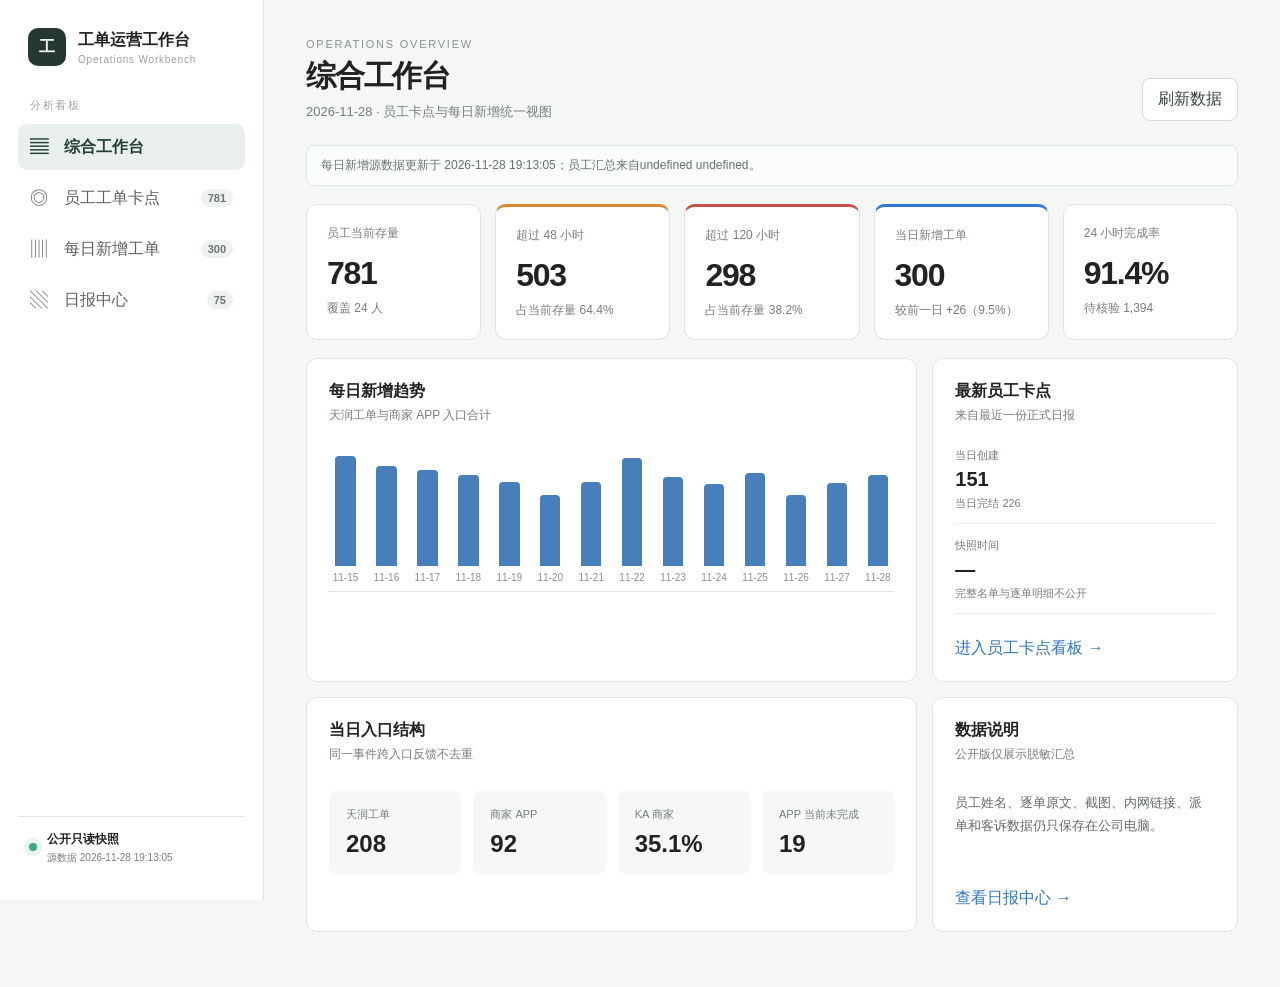
<file: docs/index.html>
<!doctype html>
<html lang="zh-CN">
<head>
  <meta charset="utf-8">
  <meta name="viewport" content="width=device-width,initial-scale=1">
  <meta name="robots" content="noindex,nofollow">
  <title>工单运营工作台</title>
  <link rel="stylesheet" href="assets/public-workspace.css?v=eafe9e6b91f6">
</head>
<body>
  <div class="workspace-shell">
    <aside class="workspace-sidebar" id="workspaceSidebar">
      <div class="brand"><span class="brand-mark">工</span><div><strong>工单运营工作台</strong><small>Operations Workbench</small></div></div>
      <nav class="workspace-nav" aria-label="看板导航">
        <p class="nav-section">分析看板</p>
        <button class="nav-item active" data-view="overview" type="button"><span class="nav-icon">▤</span><span>综合工作台</span></button>
        <button class="nav-item" data-view="employee" type="button"><span class="nav-icon">◎</span><span>员工工单卡点</span><b id="employeeBadge">—</b></button>
        <button class="nav-item" data-view="daily" type="button"><span class="nav-icon">▥</span><span>每日新增工单</span><b id="dailyBadge">—</b></button>
        <button class="nav-item" data-view="reports" type="button"><span class="nav-icon">▧</span><span>日报中心</span><b id="reportsBadge">—</b></button>
      </nav>
      <div class="sidebar-status"><span class="status-dot"></span><div><strong>公开只读快照</strong><small id="sidebarUpdate">正在读取更新时间</small></div></div>
    </aside>

    <section class="workspace-main">
      <header class="mobile-bar"><button id="menuToggle" type="button" aria-label="打开导航">☰</button><strong>工单运营工作台</strong></header>

      <main id="overviewView" class="overview-view">
        <section class="overview-head"><div><p>OPERATIONS OVERVIEW</p><h1>综合工作台</h1><span id="overviewSubtitle">统一查看两个看板和每日经营摘要</span></div><button id="overviewRefresh" class="primary-action" type="button">刷新数据</button></section>
        <div id="overviewNotice" class="overview-notice">正在读取公开快照…</div>
        <section class="metric-grid" aria-label="核心指标">
          <article class="metric-card"><span>员工当前存量</span><strong id="metricStock">—</strong><small id="metricEmployees">覆盖 — 人</small></article>
          <article class="metric-card warning"><span>超过 48 小时</span><strong id="metricOver48">—</strong><small id="metricOver48Rate">占当前存量 —</small></article>
          <article class="metric-card danger"><span>超过 120 小时</span><strong id="metricOver120">—</strong><small id="metricOver120Rate">占当前存量 —</small></article>
          <article class="metric-card accent"><span>当日新增工单</span><strong id="metricDaily">—</strong><small id="metricDailyCompare">较前一日 —</small></article>
          <article class="metric-card"><span>24 小时完成率</span><strong id="metricCompletion">—</strong><small id="metricPending">待核验 —</small></article>
        </section>
        <section class="overview-grid">
          <article class="overview-panel wide"><div class="panel-head"><div><h2>每日新增趋势</h2><p>天润工单与商家 APP 入口合计</p></div></div><div id="dailyTrend" class="mini-chart single"></div></article>
          <article class="overview-panel"><div class="panel-head"><div><h2>最新员工卡点</h2><p>来自最近一份正式日报</p></div></div><div class="focus-list"><div><span>当日创建</span><strong id="focusCreated">—</strong><small id="focusCompleted">当日完结 —</small></div><div><span>快照时间</span><strong id="focusEmployeeDate">—</strong><small>完整名单与逐单明细不公开</small></div></div><button class="text-action" data-open-view="employee" type="button">进入员工卡点看板 →</button></article>
          <article class="overview-panel wide"><div class="panel-head"><div><h2>当日入口结构</h2><p>同一事件跨入口反馈不去重</p></div></div><div class="source-cards"><div><span>天润工单</span><strong id="sourceTianrun">—</strong></div><div><span>商家 APP</span><strong id="sourceMerchantApp">—</strong></div><div><span>KA 商家</span><strong id="sourceKa">—</strong></div><div><span>APP 当前未完成</span><strong id="sourcePending">—</strong></div></div></article>
          <article class="overview-panel"><div class="panel-head"><div><h2>数据说明</h2><p>公开版仅展示脱敏汇总</p></div></div><p class="privacy-note">员工姓名、逐单原文、截图、内网链接、派单和客诉数据仍只保存在公司电脑。</p><button class="text-action" data-open-view="reports" type="button">查看日报中心 →</button></article>
        </section>
      </main>

      <main id="reportsView" class="reports-view" hidden>
        <section class="overview-head reports-head"><div><p>DAILY REPORT ARCHIVE</p><h1>日报中心</h1><span>每日 18:00 与 23:59 的公开汇总版本</span></div><button id="reportsRefresh" class="primary-action" type="button">刷新归档</button></section>
        <div id="reportsNotice" class="overview-notice">正在读取日报归档…</div>
        <section class="report-layout">
          <aside class="report-library"><div class="report-library-head"><div><h2>历史日报</h2><p id="reportArchiveCount">正在统计</p></div><label class="report-filter" for="reportDateFilter">日期<select id="reportDateFilter"><option value="">全部日期</option></select></label></div><div id="reportList" class="report-list" aria-live="polite"></div></aside>
          <article class="report-reader"><div class="report-reader-head"><div><div class="report-title-line"><h2 id="reportTitle">选择一份日报</h2><span id="reportStatus" class="report-status" hidden></span></div><p id="reportMeta">日报生成后会自动出现在这里</p></div></div><div id="reportEmpty" class="report-empty">暂无可查看的公开日报</div><div id="reportSummary" class="report-summary" hidden></div></article>
        </section>
      </main>

      <section id="frameView" class="frame-view" hidden>
        <div class="frame-head"><div><p id="frameEyebrow">ANALYSIS</p><h1 id="frameTitle">看板</h1><span id="frameDescription"></span></div><a id="openSeparate" href="#" target="_blank" rel="noreferrer">单独打开</a></div>
        <iframe id="dashboardFrame" title="工单分析看板"></iframe>
      </section>
    </section>
  </div>
  <div class="sidebar-mask" id="sidebarMask"></div>
  <script src="assets/public-workspace.js?v=cff2dbe8164d"></script>
</body>
</html>
</file>
<file: docs/assets/public-workspace.css>
:root{--ink:#202322;--muted:#777e7a;--line:#e1e4df;--page:#f5f7f5;--surface:#fff;--blue:#2f79d5;--blue-soft:#e8f1fb;--orange:#d88936;--red:#c65348;--green:#338a78;--sidebar:264px}*{box-sizing:border-box}html,body{margin:0;min-height:100%;font-family:Inter,-apple-system,BlinkMacSystemFont,"Segoe UI",sans-serif;color:var(--ink);background:var(--page)}button,select{font:inherit}.workspace-shell{min-height:100vh}.workspace-sidebar{position:fixed;inset:0 auto 0 0;width:var(--sidebar);padding:28px 18px 22px;background:#fff;border-right:1px solid var(--line);display:flex;flex-direction:column;z-index:20}.brand{display:flex;gap:12px;align-items:center;padding:0 10px 28px}.brand-mark{display:grid;place-items:center;width:38px;height:38px;border-radius:10px;background:#263833;color:#fff;font-weight:700}.brand strong,.brand small{display:block}.brand strong{font-size:16px}.brand small{margin-top:3px;color:#9aa09d;font-size:10px;letter-spacing:.08em}.workspace-nav{display:grid;gap:5px}.nav-section{margin:4px 12px 6px;color:#a0a6a2;font-size:11px;letter-spacing:.14em}.nav-item{width:100%;height:46px;border:0;border-radius:9px;background:transparent;color:#5b625f;display:grid;grid-template-columns:26px 1fr auto;gap:8px;align-items:center;padding:0 12px;text-align:left;cursor:pointer}.nav-item:hover{background:#f2f5f3}.nav-item.active{background:#e9efec;color:#263f38;font-weight:650}.nav-icon{font-size:18px}.nav-item b{min-width:25px;padding:3px 7px;border-radius:99px;background:#edf1ef;color:#707773;font-size:11px;text-align:center}.nav-item.active b{background:#fff}.sidebar-status{margin-top:auto;display:flex;gap:10px;align-items:center;padding:14px 11px;border-top:1px solid var(--line)}.sidebar-status strong,.sidebar-status small{display:block}.sidebar-status strong{font-size:12px}.sidebar-status small{margin-top:3px;color:var(--muted);font-size:10px;line-height:1.35}.status-dot{width:8px;height:8px;border-radius:50%;background:#3ca981;box-shadow:0 0 0 5px #e7f5ef}.workspace-main{min-height:100vh;margin-left:var(--sidebar)}.mobile-bar{display:none}.overview-view,.reports-view{max-width:1460px;margin:auto;padding:38px 42px 55px}.overview-head,.frame-head{display:flex;justify-content:space-between;align-items:flex-end;gap:20px;margin-bottom:24px}.overview-head p,.frame-head p{margin:0 0 6px;color:#8b918d;font-size:11px;letter-spacing:.16em}.overview-head h1,.frame-head h1{margin:0 0 5px;font-size:30px;letter-spacing:-.04em}.overview-head span,.frame-head span{color:var(--muted);font-size:13px}.primary-action,.frame-head a{border:1px solid #d5dbd7;border-radius:8px;background:#fff;padding:10px 15px;color:#38423e;text-decoration:none;cursor:pointer}.primary-action:hover,.frame-head a:hover{border-color:#aeb8b3}.primary-action:disabled{opacity:.55}.overview-notice{margin-bottom:18px;padding:11px 14px;border:1px solid #dde6e1;border-radius:8px;background:#fafdFB;color:#69716d;font-size:12px}.overview-notice.error{border-color:#f0cfca;background:#fff8f7;color:#9c453d}.metric-grid{display:grid;grid-template-columns:repeat(5,minmax(150px,1fr));gap:14px;margin-bottom:18px}.metric-card{min-height:128px;padding:20px;border:1px solid var(--line);border-radius:11px;background:var(--surface)}.metric-card span,.metric-card small{display:block;color:var(--muted);font-size:12px}.metric-card strong{display:block;margin:13px 0 8px;font-size:32px;letter-spacing:-.04em}.metric-card.warning{border-top:3px solid var(--orange)}.metric-card.danger{border-top:3px solid var(--red)}.metric-card.accent{border-top:3px solid var(--blue)}.overview-grid{display:grid;grid-template-columns:2fr 1fr;gap:15px}.overview-panel{min-height:235px;padding:22px;border:1px solid var(--line);border-radius:11px;background:#fff;display:flex;flex-direction:column}.panel-head{display:flex;justify-content:space-between;gap:15px}.panel-head h2{margin:0 0 5px;font-size:16px}.panel-head p{margin:0;color:var(--muted);font-size:12px}.mini-chart{height:150px;margin-top:18px;display:flex;align-items:flex-end;gap:8px;padding-top:14px;border-bottom:1px solid var(--line)}.chart-group{flex:1;min-width:18px;height:100%;display:flex;flex-direction:column;justify-content:flex-end;align-items:center}.chart-bars{width:62%;max-width:28px;height:116px;display:flex;align-items:flex-end}.chart-bar{display:block;width:100%;min-height:3px;border-radius:4px 4px 0 0;background:#477fbb;position:relative}.chart-bar:hover:after{content:attr(data-value);position:absolute;bottom:calc(100% + 7px);left:50%;transform:translateX(-50%);white-space:nowrap;padding:4px 6px;border-radius:4px;background:#263833;color:#fff;font-size:10px;z-index:2}.chart-group label{height:20px;margin-top:6px;color:#8a908d;font-size:10px}.empty-chart{margin:auto;color:var(--muted);font-size:12px}.focus-list{display:grid;gap:14px;margin:24px 0}.focus-list>div{padding-bottom:12px;border-bottom:1px solid #eceeeb}.focus-list span,.focus-list small{display:block;color:var(--muted);font-size:11px}.focus-list strong{display:block;margin:5px 0;font-size:20px}.text-action{margin-top:auto;padding:0;border:0;background:none;color:#3275bd;text-align:left;cursor:pointer}.source-cards{display:grid;grid-template-columns:repeat(4,1fr);gap:12px;margin-top:27px}.source-cards div{padding:17px;border-radius:9px;background:#f6f8f6}.source-cards span{display:block;color:var(--muted);font-size:11px}.source-cards strong{display:block;margin-top:8px;font-size:24px}.privacy-note{margin:28px 0;color:#626a66;font-size:13px;line-height:1.8}.frame-view{height:100vh;padding:26px 30px 0}.frame-head{height:62px;margin:0}.frame-head h1{font-size:24px}.frame-view iframe{width:100%;height:calc(100vh - 88px);border:1px solid var(--line);border-radius:10px 10px 0 0;background:#fff}.report-layout{display:grid;grid-template-columns:290px minmax(0,1fr);min-height:640px;border:1px solid var(--line);border-radius:11px;background:#fff;overflow:hidden}.report-library{border-right:1px solid var(--line);background:#fbfcfb}.report-library-head{padding:20px;border-bottom:1px solid var(--line)}.report-library-head h2,.report-reader h2{margin:0;font-size:17px}.report-library-head p,.report-reader-head p{margin:5px 0 0;color:var(--muted);font-size:11px}.report-filter{display:block;margin-top:15px;color:var(--muted);font-size:11px}.report-filter select{width:100%;margin-top:6px;padding:9px;border:1px solid var(--line);border-radius:7px;background:#fff}.report-list{max-height:590px;overflow:auto}.report-date-heading{padding:13px 18px 7px;color:#929895;font-size:10px;letter-spacing:.08em}.report-list-item{width:100%;border:0;border-left:3px solid transparent;background:transparent;padding:12px 16px;display:flex;justify-content:space-between;text-align:left;cursor:pointer}.report-list-item:hover{background:#f3f6f4}.report-list-item.active{border-left-color:#397d6b;background:#eaf2ee}.report-list-main strong,.report-list-main small,.report-list-side small{display:block}.report-list-main small,.report-list-side small{margin-top:4px;color:var(--muted);font-size:10px}.report-list-side{text-align:right}.report-list-side i{display:inline-block;width:7px;height:7px;border-radius:50%;background:#d29a3b}.report-list-side i.success{background:#3b9b7c}.report-list-empty,.report-empty{padding:42px 20px;color:var(--muted);font-size:12px;text-align:center}.report-reader{min-width:0}.report-reader-head{padding:20px 24px;border-bottom:1px solid var(--line)}.report-title-line{display:flex;align-items:center;gap:10px}.report-status{padding:3px 7px;border-radius:99px;background:#fff1d9;color:#9a6a20;font-size:10px}.report-status.success{background:#e7f4ee;color:#26775e}.report-summary{padding:24px}.report-section{margin-bottom:25px}.report-section h3{margin:0 0 12px;font-size:14px}.report-metrics{display:grid;grid-template-columns:repeat(4,minmax(130px,1fr));gap:10px}.report-metric{padding:15px;border:1px solid var(--line);border-radius:8px}.report-metric span,.report-metric small{display:block;color:var(--muted);font-size:10px}.report-metric strong{display:block;margin:7px 0 5px;font-size:22px}.report-footnote{padding:12px 14px;border-radius:7px;background:#f6f8f6;color:#66706b;font-size:11px;line-height:1.7}.sidebar-mask{display:none}
@media(max-width:1050px){.metric-grid{grid-template-columns:repeat(3,1fr)}.report-metrics{grid-template-columns:repeat(2,1fr)}}
@media(max-width:760px){.workspace-sidebar{transform:translateX(-100%);transition:transform .2s}.workspace-sidebar.open{transform:none}.workspace-main{margin-left:0}.mobile-bar{height:54px;padding:0 15px;display:flex;align-items:center;gap:13px;border-bottom:1px solid var(--line);background:#fff;position:sticky;top:0;z-index:12}.mobile-bar button{border:0;background:none;font-size:20px}.overview-view,.reports-view{padding:24px 15px 40px}.overview-head{align-items:flex-start}.overview-head h1{font-size:26px}.metric-grid{grid-template-columns:repeat(2,1fr)}.metric-card{min-height:118px;padding:16px}.metric-card strong{font-size:28px}.overview-grid{grid-template-columns:1fr}.source-cards{grid-template-columns:repeat(2,1fr)}.report-layout{grid-template-columns:1fr}.report-library{border-right:0;border-bottom:1px solid var(--line)}.report-list{max-height:240px}.report-metrics{grid-template-columns:repeat(2,1fr)}.frame-view{padding:15px 10px 0;height:calc(100vh - 54px)}.frame-head{height:74px}.frame-head h1{font-size:20px}.frame-view iframe{height:calc(100vh - 143px)}.sidebar-mask.open{display:block;position:fixed;inset:0;background:rgba(20,28,25,.35);z-index:18}}
@media(max-width:470px){.metric-grid{grid-template-columns:1fr}.report-metrics{grid-template-columns:1fr}.primary-action{padding:8px 10px}.mini-chart{gap:3px}}
</file>
